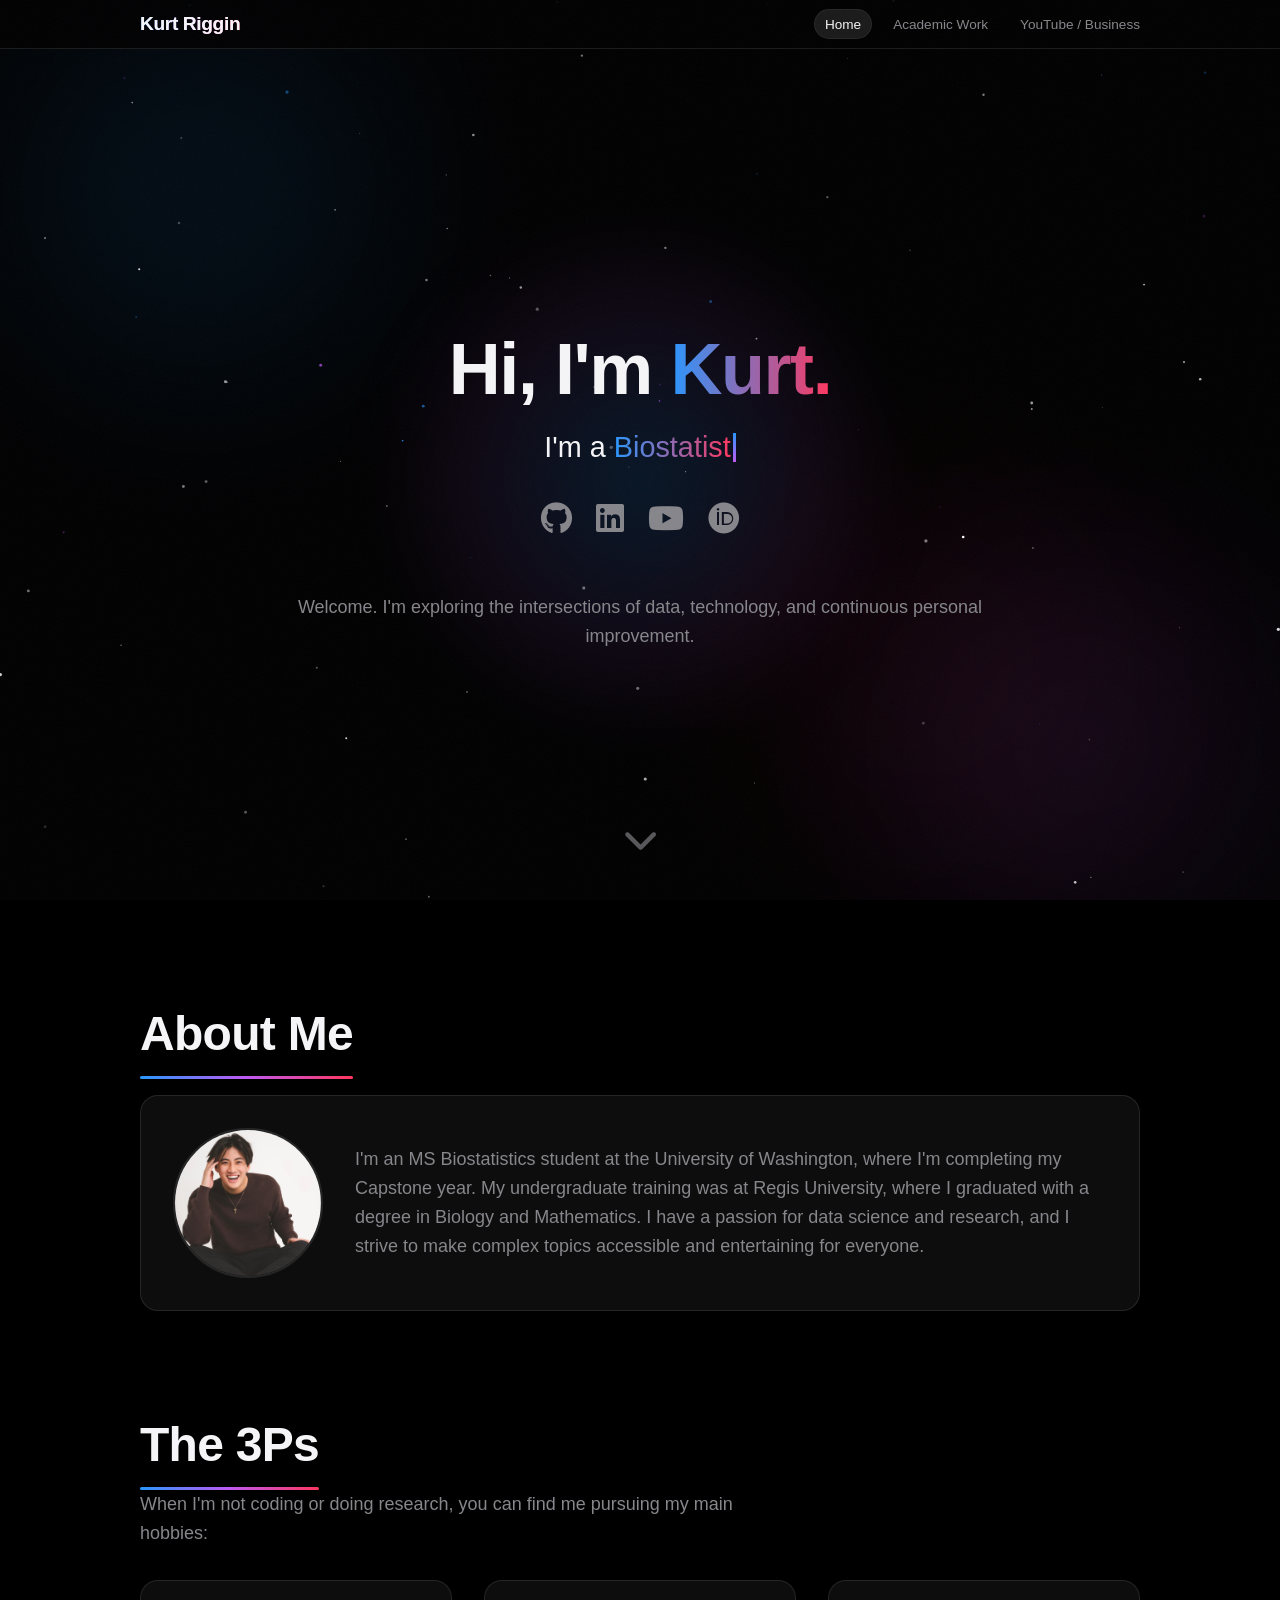
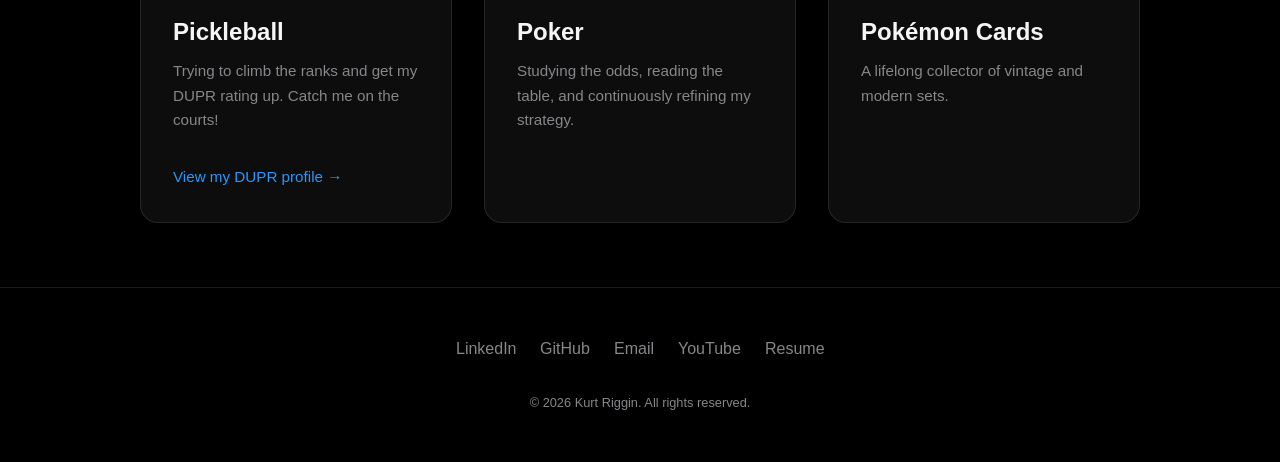
<file: index.html>
<!DOCTYPE html>
<html lang="en">
<head>
  <meta charset="UTF-8">
  <meta name="viewport" content="width=device-width, initial-scale=1.0">
  <title>Kurt Riggin — Biostatistician, YouTuber, AI Automation</title>
  <meta name="description" content="Portfolio of Kurt Riggin: Biostatistician, YouTube Creator, and AI Automation builder.">
  <meta name="author" content="Kurt Riggin">
  <link rel="canonical" href="https://kriggithub.github.io/Portfolio_Website/">
  <meta name="theme-color" content="#000000">

  <!-- Open Graph -->
  <meta property="og:type" content="website">
  <meta property="og:title" content="Kurt Riggin">
  <meta property="og:description" content="Biostatistician, YouTube Creator, and AI Automation builder.">
  <meta property="og:url" content="https://kriggithub.github.io/Portfolio_Website/">
  <meta property="og:image" content="https://kriggithub.github.io/Portfolio_Website/images/herophoto.webp">
  <meta property="og:image:alt" content="Kurt Riggin">

  <!-- Twitter Card -->
  <meta name="twitter:card" content="summary_large_image">
  <meta name="twitter:title" content="Kurt Riggin">
  <meta name="twitter:description" content="Biostatistician, YouTube Creator, and AI Automation builder.">
  <meta name="twitter:image" content="https://kriggithub.github.io/Portfolio_Website/images/herophoto.webp">

  <!-- Favicon (inline SVG keeps it CSP-friendly and lightweight) -->
  <link rel="icon" type="image/svg+xml" href="data:image/svg+xml,%3Csvg xmlns='http://www.w3.org/2000/svg' viewBox='0 0 64 64'%3E%3Crect width='64' height='64' rx='14' fill='%23000'/%3E%3Ctext x='50%25' y='54%25' text-anchor='middle' dominant-baseline='middle' font-family='Inter,system-ui,sans-serif' font-weight='700' font-size='34' fill='%23f5f5f7'%3EK%3C/text%3E%3C/svg%3E">

  <meta http-equiv="Content-Security-Policy"
        content="default-src 'self';
                 style-src 'self' 'unsafe-inline' https://cdnjs.cloudflare.com https://fonts.googleapis.com;
                 font-src 'self' https://cdnjs.cloudflare.com https://fonts.gstatic.com;
                 img-src 'self' data:;
                 script-src 'self';
                 connect-src 'self';
                 frame-src https://www.youtube.com https://www.youtube-nocookie.com;
                 object-src 'none';
                 base-uri 'self';
                 form-action 'self';
                 frame-ancestors 'none'">
  <meta name="referrer" content="strict-origin-when-cross-origin">
  <!-- TODO: Add Subresource Integrity. Get the integrity hash for this exact file
       from https://cdnjs.com/libraries/font-awesome/6.4.0 and replace the link below with:
       <link rel="stylesheet" href="https://cdnjs.cloudflare.com/ajax/libs/font-awesome/6.4.0/css/all.min.css"
             integrity="sha512-PASTE_HASH_HERE" crossorigin="anonymous" referrerpolicy="no-referrer"> -->
  <link rel="stylesheet" href="https://cdnjs.cloudflare.com/ajax/libs/font-awesome/6.4.0/css/all.min.css"
        crossorigin="anonymous" referrerpolicy="no-referrer">
  <link rel="stylesheet" href="styles/global.css">
</head>
<body>

  <!-- Ambient background layers -->
  <div class="bg-aurora" aria-hidden="true">
    <div class="blob blob-1"></div>
    <div class="blob blob-2"></div>
    <div class="blob blob-3"></div>
  </div>
  <canvas id="bg-canvas" aria-hidden="true"></canvas>
  <div id="scroll-progress" aria-hidden="true"></div>

  <!-- Navigation -->
  <nav aria-label="Primary">
    <div class="nav-content">
      <button type="button" class="nav-logo" data-target="home" aria-label="Go to home">Kurt Riggin</button>
      <div class="nav-links" role="tablist">
        <span class="nav-indicator" aria-hidden="true"></span>
        <button type="button" class="nav-link active" data-target="home" role="tab" aria-selected="true">Home</button>
        <button type="button" class="nav-link" data-target="academic" role="tab" aria-selected="false">Academic Work</button>
        <button type="button" class="nav-link" data-target="youtube" role="tab" aria-selected="false">YouTube / Business</button>
      </div>
    </div>
  </nav>

  <!-- Main Dynamic Content Container -->
  <main>
    <div id="main-content" class="view-container">
      <!-- Content injected here by app.js -->
    </div>
  </main>

  <!-- Footer -->
  <footer>
    <div class="footer-content">
      <div class="social-links">
        <a href="https://www.linkedin.com/in/kurtriggin/" target="_blank" rel="noopener noreferrer">LinkedIn</a>
        <a href="https://github.com/kriggithub" target="_blank" rel="noopener noreferrer">GitHub</a>
        <a href="mailto:krigbusiness@gmail.com">Email</a>
        <a href="https://www.youtube.com/channel/UCiIQgFerfIQ8my1xAd28ZEA" target="_blank" rel="noopener noreferrer">YouTube</a>
        <a href="Kurt_Riggin_CV.pdf" download rel="noopener noreferrer">Resume</a>
      </div>
      <p style="font-size: 0.8rem; margin-top: 1rem; margin-bottom: 0;">&copy; 2026 Kurt Riggin. All rights reserved.</p>
    </div>
  </footer>

  <!-- Scripts -->
  <script src="js/content.js"></script>
  <script src="js/effects.js"></script>
  <script src="js/app.js"></script>
</body>
</html>
</file>
<file: styles/global.css>
@import url('https://fonts.googleapis.com/css2?family=Inter:wght@300;400;600;700&display=swap');

:root {
  --bg-color: #000000;
  --text-primary: #f5f5f7;
  --text-secondary: #86868b;
  --accent-color: #2997ff;
  --nav-bg: rgba(0, 0, 0, 0.8);
  --nav-border: rgba(255, 255, 255, 0.1);
}

* {
  margin: 0;
  padding: 0;
  box-sizing: border-box;
}

body {
  font-family: 'Inter', -apple-system, BlinkMacSystemFont, sans-serif;
  background-color: var(--bg-color);
  color: var(--text-primary);
  line-height: 1.6;
  overflow-x: hidden;
  -webkit-font-smoothing: antialiased;
}

/* Typography */
h1 {
  font-size: clamp(2.5rem, 6vw, 4.5rem);
  font-weight: 700;
  letter-spacing: -0.02em;
  line-height: 1.1;
  margin-bottom: 1rem;
}

h2 {
  font-size: clamp(2rem, 4vw, 3rem);
  font-weight: 600;
  letter-spacing: -0.015em;
  margin-bottom: 1rem;
}

h3 {
  font-size: 1.5rem;
  font-weight: 600;
  margin-bottom: 0.5rem;
}

p {
  font-size: 1.125rem;
  color: var(--text-secondary);
  max-width: 600px;
  margin-bottom: 2rem;
}

a {
  color: var(--text-primary);
  text-decoration: none;
  transition: color 0.3s ease;
}

/* Navigation */
nav {
  position: fixed;
  top: 0;
  width: 100%;
  background-color: var(--nav-bg);
  backdrop-filter: saturate(180%) blur(20px);
  -webkit-backdrop-filter: saturate(180%) blur(20px);
  border-bottom: 1px solid var(--nav-border);
  z-index: 100;
  display: flex;
  justify-content: center;
  padding: 0 1rem;
}

.nav-content {
  display: flex;
  justify-content: space-between;
  align-items: center;
  width: 100%;
  max-width: 1000px;
  height: 48px;
}

.nav-logo {
  font-weight: 600;
  font-size: 1.2rem;
  letter-spacing: -0.02em;
  cursor: pointer;
  border: 0;
  padding: 0;
  color: inherit;
  font-family: inherit;
  background: linear-gradient(90deg, #2997ff, #bf5af2, #ff375f);
  -webkit-background-clip: text;
  background-clip: text;
  transition: color 0.3s ease;
}

.nav-logo:hover {
  color: transparent;
  -webkit-text-fill-color: transparent;
}

.nav-links {
  position: relative;
  display: flex;
  gap: 2rem;
}

.nav-link {
  position: relative;
  z-index: 1;
  font-size: 0.85rem;
  color: var(--text-secondary);
  cursor: pointer;
  background: none;
  border: 0;
  padding: 0;
  font-family: inherit;
  transition: color 0.3s ease;
}

/* Pill that glides between nav links (positioned by effects.js) */
.nav-indicator {
  position: absolute;
  top: 50%;
  left: 0;
  height: 30px;
  border-radius: 99px;
  background: rgba(255, 255, 255, 0.1);
  border: 1px solid rgba(255, 255, 255, 0.06);
  opacity: 0;
  transition: transform 0.45s cubic-bezier(0.22, 1, 0.36, 1),
              width 0.45s cubic-bezier(0.22, 1, 0.36, 1),
              opacity 0.3s ease;
  pointer-events: none;
}

.nav-link:hover, .nav-link.active {
  color: var(--text-primary);
}

.nav-link:focus-visible, .nav-logo:focus-visible {
  outline: 2px solid var(--accent-color);
  outline-offset: 4px;
  border-radius: 4px;
}

.hobby-card:focus-visible, .card:focus-visible {
  outline: 2px solid var(--accent-color);
  outline-offset: 4px;
}

@media (prefers-reduced-motion: reduce) {
  *, *::before, *::after {
    animation-duration: 0.01ms !important;
    animation-iteration-count: 1 !important;
    transition-duration: 0.01ms !important;
    scroll-behavior: auto !important;
  }
}

/* Main Container */
main {
  margin-top: 48px;
  min-height: calc(100vh - 48px - 100px); /* Adjust for footer */
  padding: 4rem 1rem;
  display: flex;
  flex-direction: column;
  align-items: center;
}

.view-container {
  width: 100%;
  max-width: 1000px;
  display: flex;
  flex-direction: column;
  gap: 6rem;
  opacity: 1;
  transition: opacity 0.4s ease, transform 0.4s ease, filter 0.4s ease;
}

/* app.js toggles this on #main-content during view changes */
.view-container.fade-out {
  opacity: 0;
  transform: translateY(16px) scale(0.99);
  filter: blur(8px);
}

/* Sections */
section {
  display: flex;
  flex-direction: column;
  align-items: center;
  text-align: center;
}

.text-left {
  align-items: flex-start;
  text-align: left;
}

/* Components */
.card {
  position: relative;
  background: rgba(255, 255, 255, 0.05);
  border: 1px solid rgba(255, 255, 255, 0.1);
  border-radius: 18px;
  padding: 2rem;
  transition: background 0.3s ease, box-shadow 0.5s ease;
  width: 100%;
  text-align: left;
  will-change: transform;
  overflow: hidden;
}

.card:hover {
  background: rgba(255, 255, 255, 0.08);
  box-shadow: 0 24px 60px rgba(0, 0, 0, 0.5);
}

/* Cursor-tracked spotlight (position fed by --mx / --my from app.js) */
.card::before {
  content: "";
  position: absolute;
  inset: 0;
  border-radius: inherit;
  background: radial-gradient(450px circle at var(--mx, 50%) var(--my, 50%),
              rgba(255, 255, 255, 0.08), transparent 55%);
  opacity: 0;
  transition: opacity 0.4s ease;
  pointer-events: none;
}

.card:hover::before {
  opacity: 1;
}

/* Cursor-tracked glowing border */
.card::after {
  content: "";
  position: absolute;
  inset: 0;
  border-radius: inherit;
  padding: 1px;
  background: radial-gradient(280px circle at var(--mx, 50%) var(--my, 50%),
              rgba(41, 151, 255, 0.6), rgba(191, 90, 242, 0.3) 45%, transparent 70%);
  -webkit-mask: linear-gradient(#000 0 0) content-box, linear-gradient(#000 0 0);
  -webkit-mask-composite: xor;
  mask: linear-gradient(#000 0 0) content-box, linear-gradient(#000 0 0);
  mask-composite: exclude;
  opacity: 0;
  transition: opacity 0.4s ease;
  pointer-events: none;
}

.card:hover::after {
  opacity: 1;
}

/* Hobby card image-on-hover */
.hobby-card {
  position: relative;
}

.card-bg-layer {
  position: absolute;
  inset: 0;
  background-size: cover;
  background-position: center;
  opacity: 0;
  transition: opacity 0.5s ease;
  z-index: 0;
}


.hobby-card h3,
.hobby-card p,
.hobby-card a {
  position: relative;
  z-index: 1;
}

.grid-2 {
  display: grid;
  grid-template-columns: repeat(auto-fit, minmax(300px, 1fr));
  gap: 2rem;
  width: 100%;
}

.badge {
  display: inline-block;
  position: relative;
  overflow: hidden;
  padding: 0.2rem 0.8rem;
  background: rgba(255, 255, 255, 0.1);
  border-radius: 20px;
  font-size: 0.8rem;
  margin-right: 0.5rem;
  margin-bottom: 0.5rem;
  color: var(--text-primary);
}

/* Periodic shine sweep across badges */
.badge::after {
  content: "";
  position: absolute;
  inset: 0;
  background: linear-gradient(105deg, transparent 30%, rgba(255, 255, 255, 0.3) 50%, transparent 70%);
  transform: translateX(-120%);
  animation: badgeShine 5.5s ease-in-out infinite;
}

@keyframes badgeShine {
  0% { transform: translateX(-120%); }
  22%, 100% { transform: translateX(120%); }
}

.btn {
  display: inline-block;
  padding: 0.8rem 1.5rem;
  background-color: var(--text-primary);
  color: var(--bg-color);
  border-radius: 30px;
  font-weight: 600;
  margin-top: 1rem;
  transition: background-color 0.3s ease, box-shadow 0.3s ease, transform 0.2s ease;
  will-change: transform;
}

.btn:hover {
  background-color: #ffffff;
  box-shadow: 0 0 30px rgba(245, 245, 247, 0.35);
}

/* Animations (Scroll reveal) */
.reveal {
  opacity: 0;
  transform: translateY(40px);
  transition: all 1s cubic-bezier(0.16, 1, 0.3, 1);
}

.reveal.active {
  opacity: 1;
  transform: translateY(0);
}

/* Staggered card reveal */
.reveal-card {
  opacity: 0;
  transform: translateY(30px);
  transition: opacity 0.8s cubic-bezier(0.16, 1, 0.3, 1) var(--delay, 0s),
              transform 0.8s cubic-bezier(0.16, 1, 0.3, 1) var(--delay, 0s);
}

.reveal-card.active {
  opacity: 1;
  transform: translateY(0);
}

/* Animated gradient text */
@keyframes gradientShift {
  0%, 100% { background-position: 0% 50%; }
  50%       { background-position: 100% 50%; }
}

.gradient-text {
  background: linear-gradient(270deg, #2997ff, #bf5af2, #ff375f, #2997ff);
  background-size: 300% 300%;
  -webkit-background-clip: text;
  background-clip: text;
  -webkit-text-fill-color: transparent;
  animation: gradientShift 8s ease infinite;
}

/* Footer */
footer {
  border-top: 1px solid var(--nav-border);
  padding: 3rem 1rem;
  display: flex;
  justify-content: center;
}

.footer-content {
  width: 100%;
  max-width: 1000px;
  display: flex;
  flex-direction: column;
  align-items: center;
  gap: 1rem;
}

.social-links {
  display: flex;
  gap: 1.5rem;
}

.social-links a {
  position: relative;
  color: var(--text-secondary);
  transition: color 0.3s ease, transform 0.2s ease;
  will-change: transform;
}

.social-links a:hover {
  color: var(--text-primary);
}

.social-links a::after {
  content: "";
  position: absolute;
  left: 0;
  bottom: -3px;
  height: 1.5px;
  width: 100%;
  background: linear-gradient(90deg, #2997ff, #bf5af2);
  transform: scaleX(0);
  transform-origin: right;
  transition: transform 0.35s ease;
}

.social-links a:hover::after {
  transform: scaleX(1);
  transform-origin: left;
}

/* Scroll arrow */
@keyframes arrowBounce {
  0%, 100% { transform: translateY(0); }
  50%       { transform: translateY(10px); }
}

.scroll-arrow-wrapper {
  position: absolute;
  bottom: 2rem;
  left: 50%;
  transform: translateX(-50%);
  transition: opacity 0.6s ease;
  pointer-events: auto;
  cursor: pointer;
}

.scroll-arrow-wrapper.hidden {
  opacity: 0;
  pointer-events: none;
}

.scroll-arrow-wrapper:hover .scroll-arrow {
  color: var(--text-primary);
  opacity: 1;
}

.scroll-arrow {
  font-size: 2.2rem;
  color: var(--text-secondary);
  animation: arrowBounce 1.8s ease-in-out infinite;
  opacity: 0.65;
}

/* Card action links */
.card-link {
  display: inline-flex;
  align-items: center;
  gap: 0.3rem;
  color: var(--accent-color);
  font-size: inherit;
  text-decoration: none;
}

.card-link .link-arrow {
  display: inline-block;
  transition: transform 0.25s ease;
}

.card-link:hover .link-arrow {
  transform: translateX(5px);
}

.card-link.muted {
  color: var(--text-secondary);
  transition: color 0.25s ease;
}

.card-link.muted:hover {
  color: var(--text-primary);
}

/* About Me card */
.about-card-inner {
  display: flex;
  gap: 2rem;
  align-items: center;
}

.about-photo {
  width: 150px;
  height: 150px;
  border-radius: 50%;
  object-fit: cover;
  object-position: center top;
  flex-shrink: 0;
  border: 2px solid rgba(255, 255, 255, 0.1);
}

@media (max-width: 600px) {
  .about-card-inner { flex-direction: column; }
  .about-photo { width: 110px; height: 110px; }
}

/* Typing Effect & Hero Links */
.typingText {
  display: inline-flex;
  justify-content: center;
  line-height: 1;
  white-space: nowrap;
}
.typing-wrapper {
  display: inline-flex;
  align-items: flex-start;
  position: relative;
}
#typing-word {
  display: inline-block;
}
.caret {
  display: inline-block;
  width: 3px;
  height: 1em;
  margin-left: 2px;
  align-self: flex-start;
  background: linear-gradient(180deg, #2997ff, #bf5af2, #ff375f, #2997ff);
  background-size: 300% 300%;
  animation: gradientShift 8s ease infinite, cursorBlink 1.2s steps(1) infinite;
}
@keyframes cursorBlink {
  0%, 50%       { opacity: 1; }
  50.01%, 100%  { opacity: 0; }
}
.links {
  display: flex;
  gap: 1.5rem;
  font-size: 2rem;
  margin-top: 1.5rem;
}
.links a {
  color: var(--text-secondary);
  transition: color 0.3s ease, transform 0.2s ease;
  will-change: transform;
}
.links a:hover {
  color: var(--text-primary);
}

/* ===== Ambient background ===== */
#bg-canvas {
  position: fixed;
  inset: 0;
  z-index: -1;
  pointer-events: none;
}

.bg-aurora {
  position: fixed;
  inset: 0;
  z-index: -2;
  overflow: hidden;
  pointer-events: none;
}

.blob {
  position: absolute;
  width: 55vmax;
  height: 55vmax;
  border-radius: 50%;
  filter: blur(90px);
  opacity: 0.13;
  will-change: transform;
}

.blob-1 {
  background: radial-gradient(circle, #2997ff 0%, transparent 60%);
  top: -18%;
  left: -12%;
  animation: blobDrift1 26s ease-in-out infinite alternate;
}

.blob-2 {
  background: radial-gradient(circle, #bf5af2 0%, transparent 60%);
  bottom: -22%;
  right: -12%;
  animation: blobDrift2 32s ease-in-out infinite alternate;
}

.blob-3 {
  background: radial-gradient(circle, #ff375f 0%, transparent 60%);
  top: 35%;
  left: 45%;
  opacity: 0.07;
  animation: blobDrift3 40s ease-in-out infinite alternate;
}

@keyframes blobDrift1 {
  to { transform: translate3d(10vw, 8vh, 0) scale(1.15); }
}

@keyframes blobDrift2 {
  to { transform: translate3d(-8vw, -10vh, 0) scale(1.2); }
}

@keyframes blobDrift3 {
  to { transform: translate3d(-12vw, 6vh, 0) scale(0.9); }
}

/* Subtle film grain over everything for a premium texture */
body::after {
  content: "";
  position: fixed;
  inset: 0;
  z-index: 1000;
  pointer-events: none;
  opacity: 0.035;
  background-image: url("data:image/svg+xml,%3Csvg xmlns='http://www.w3.org/2000/svg' width='300' height='300'%3E%3Cfilter id='n'%3E%3CfeTurbulence type='fractalNoise' baseFrequency='0.9' numOctaves='2' stitchTiles='stitch'/%3E%3C/filter%3E%3Crect width='100%25' height='100%25' filter='url(%23n)'/%3E%3C/svg%3E");
}

/* ===== Scroll progress bar ===== */
#scroll-progress {
  position: fixed;
  top: 0;
  left: 0;
  right: 0;
  height: 2px;
  background: linear-gradient(90deg, #2997ff, #bf5af2, #ff375f);
  transform: scaleX(0);
  transform-origin: left;
  z-index: 200;
  pointer-events: none;
}

/* ===== Hero entrance ===== */
.hero-word {
  display: inline-block;
  animation: heroWord 1s cubic-bezier(0.16, 1, 0.3, 1) backwards;
  animation-delay: calc(var(--i, 0) * 0.13s);
}

@keyframes heroWord {
  from {
    opacity: 0;
    transform: translateY(45px) rotate(3deg);
    filter: blur(10px);
  }
  to {
    opacity: 1;
    transform: none;
    filter: none;
  }
}

.hero-pop {
  animation: heroPop 0.7s cubic-bezier(0.16, 1, 0.3, 1) backwards;
  animation-delay: calc(0.7s + var(--i, 0) * 0.1s);
}

@keyframes heroPop {
  from {
    opacity: 0;
    transform: translateY(20px) scale(0.4);
  }
  to {
    opacity: 1;
    transform: none;
  }
}

/* ===== Section heading underline grows in on reveal ===== */
.text-left h2 {
  position: relative;
  display: inline-block;
  padding-bottom: 0.4rem;
}

.text-left h2::after {
  content: "";
  position: absolute;
  left: 0;
  bottom: 0;
  height: 3px;
  width: 100%;
  border-radius: 2px;
  background: linear-gradient(90deg, #2997ff, #bf5af2, #ff375f);
  transform: scaleX(0);
  transform-origin: left;
  transition: transform 1.1s cubic-bezier(0.16, 1, 0.3, 1) 0.25s;
}

.reveal.active h2::after {
  transform: scaleX(1);
}

/* ===== Profile photo glow on card hover ===== */
.about-photo {
  transition: transform 0.6s cubic-bezier(0.16, 1, 0.3, 1), box-shadow 0.6s ease;
}

.card:hover .about-photo {
  transform: scale(1.05) rotate(-2deg);
  box-shadow: 0 0 35px rgba(41, 151, 255, 0.35);
}

/* ===== Trailing cursor glow ring ===== */
#cursor-glow {
  position: fixed;
  top: 0;
  left: 0;
  width: 34px;
  height: 34px;
  border-radius: 50%;
  border: 1.5px solid rgba(255, 255, 255, 0.35);
  background: radial-gradient(circle, rgba(41, 151, 255, 0.12), transparent 70%);
  pointer-events: none;
  z-index: 999;
  opacity: 0;
  transition: width 0.3s ease, height 0.3s ease, border-color 0.3s ease,
              opacity 0.3s ease, background 0.3s ease;
  will-change: transform;
}

#cursor-glow.is-active {
  width: 56px;
  height: 56px;
  border-color: rgba(41, 151, 255, 0.8);
  background: radial-gradient(circle, rgba(41, 151, 255, 0.18), transparent 70%);
}

/* ===== Hero mouse parallax (vars set by effects.js) ===== */
.hero-parallax {
  transform: translate3d(calc(var(--phx, 0px) * var(--depth, 1)),
                         calc(var(--phy, 0px) * var(--depth, 1)), 0);
}

/* ===== Breathing halo behind the hero name ===== */
.hero-halo {
  position: absolute;
  top: 50%;
  left: 50%;
  width: min(540px, 90vw);
  height: min(540px, 90vw);
  transform: translate(-50%, -55%);
  background: radial-gradient(circle, rgba(41, 151, 255, 0.16),
              rgba(191, 90, 242, 0.08) 45%, transparent 70%);
  filter: blur(30px);
  animation: haloPulse 7s ease-in-out infinite;
  pointer-events: none;
  z-index: -1;
}

@keyframes haloPulse {
  0%, 100% {
    opacity: 0.7;
    transform: translate(-50%, -55%) scale(1);
  }
  50% {
    opacity: 1;
    transform: translate(-50%, -55%) scale(1.12);
  }
}

/* ===== Card heading icons spring on hover ===== */
.card h3 .fa-solid,
.card h3 .fa-brands {
  display: inline-block;
  transition: transform 0.45s cubic-bezier(0.34, 1.56, 0.64, 1);
}

.card:hover h3 .fa-solid,
.card:hover h3 .fa-brands {
  transform: scale(1.25) rotate(-8deg);
}

/* ===== Video placeholders breathe until real embeds land ===== */
.video-placeholder .video-embed-container {
  animation: placeholderBreathe 4s ease-in-out infinite;
}

.video-placeholder .fa-youtube {
  animation: placeholderPulse 4s ease-in-out infinite;
}

@keyframes placeholderBreathe {
  0%, 100% { border-color: rgba(255, 255, 255, 0.2); }
  50% { border-color: rgba(41, 151, 255, 0.5); }
}

@keyframes placeholderPulse {
  0%, 100% { color: rgba(255, 255, 255, 0.2); }
  50% { color: rgba(41, 151, 255, 0.45); }
}
</file>
